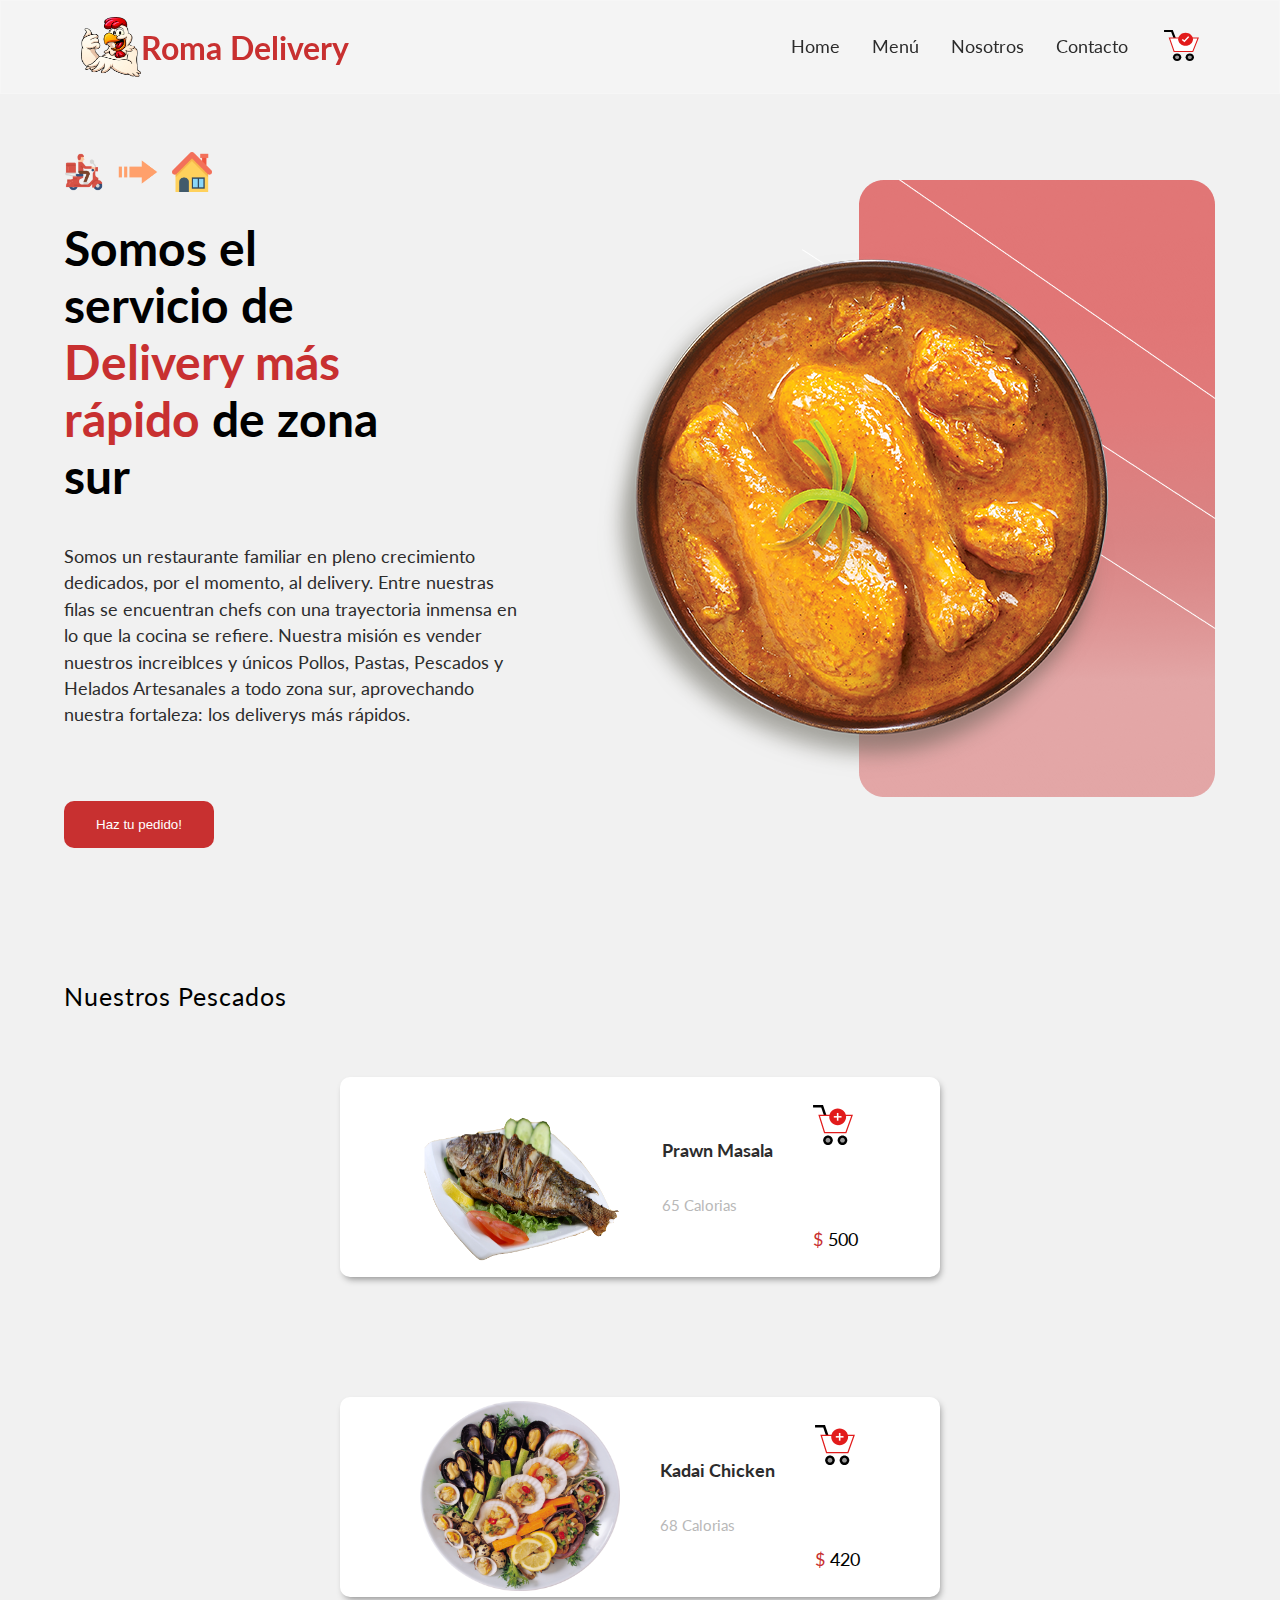
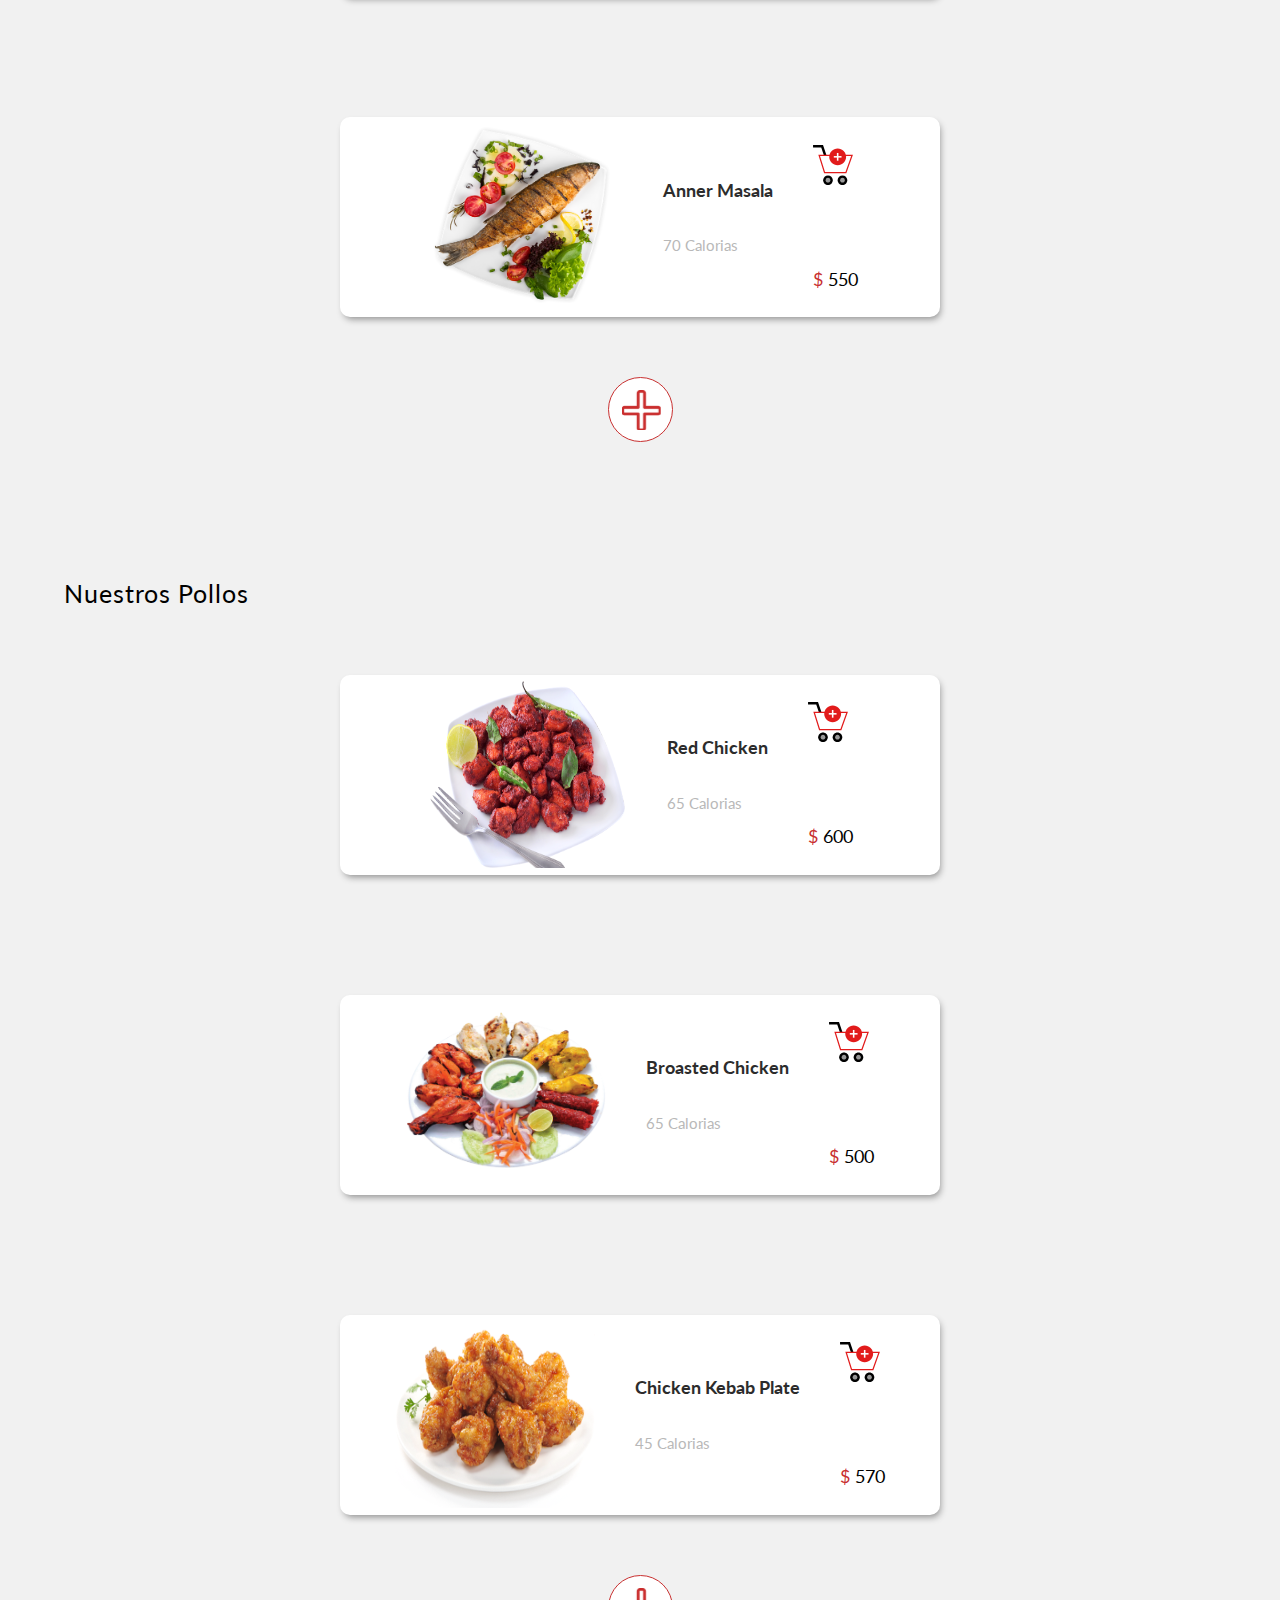
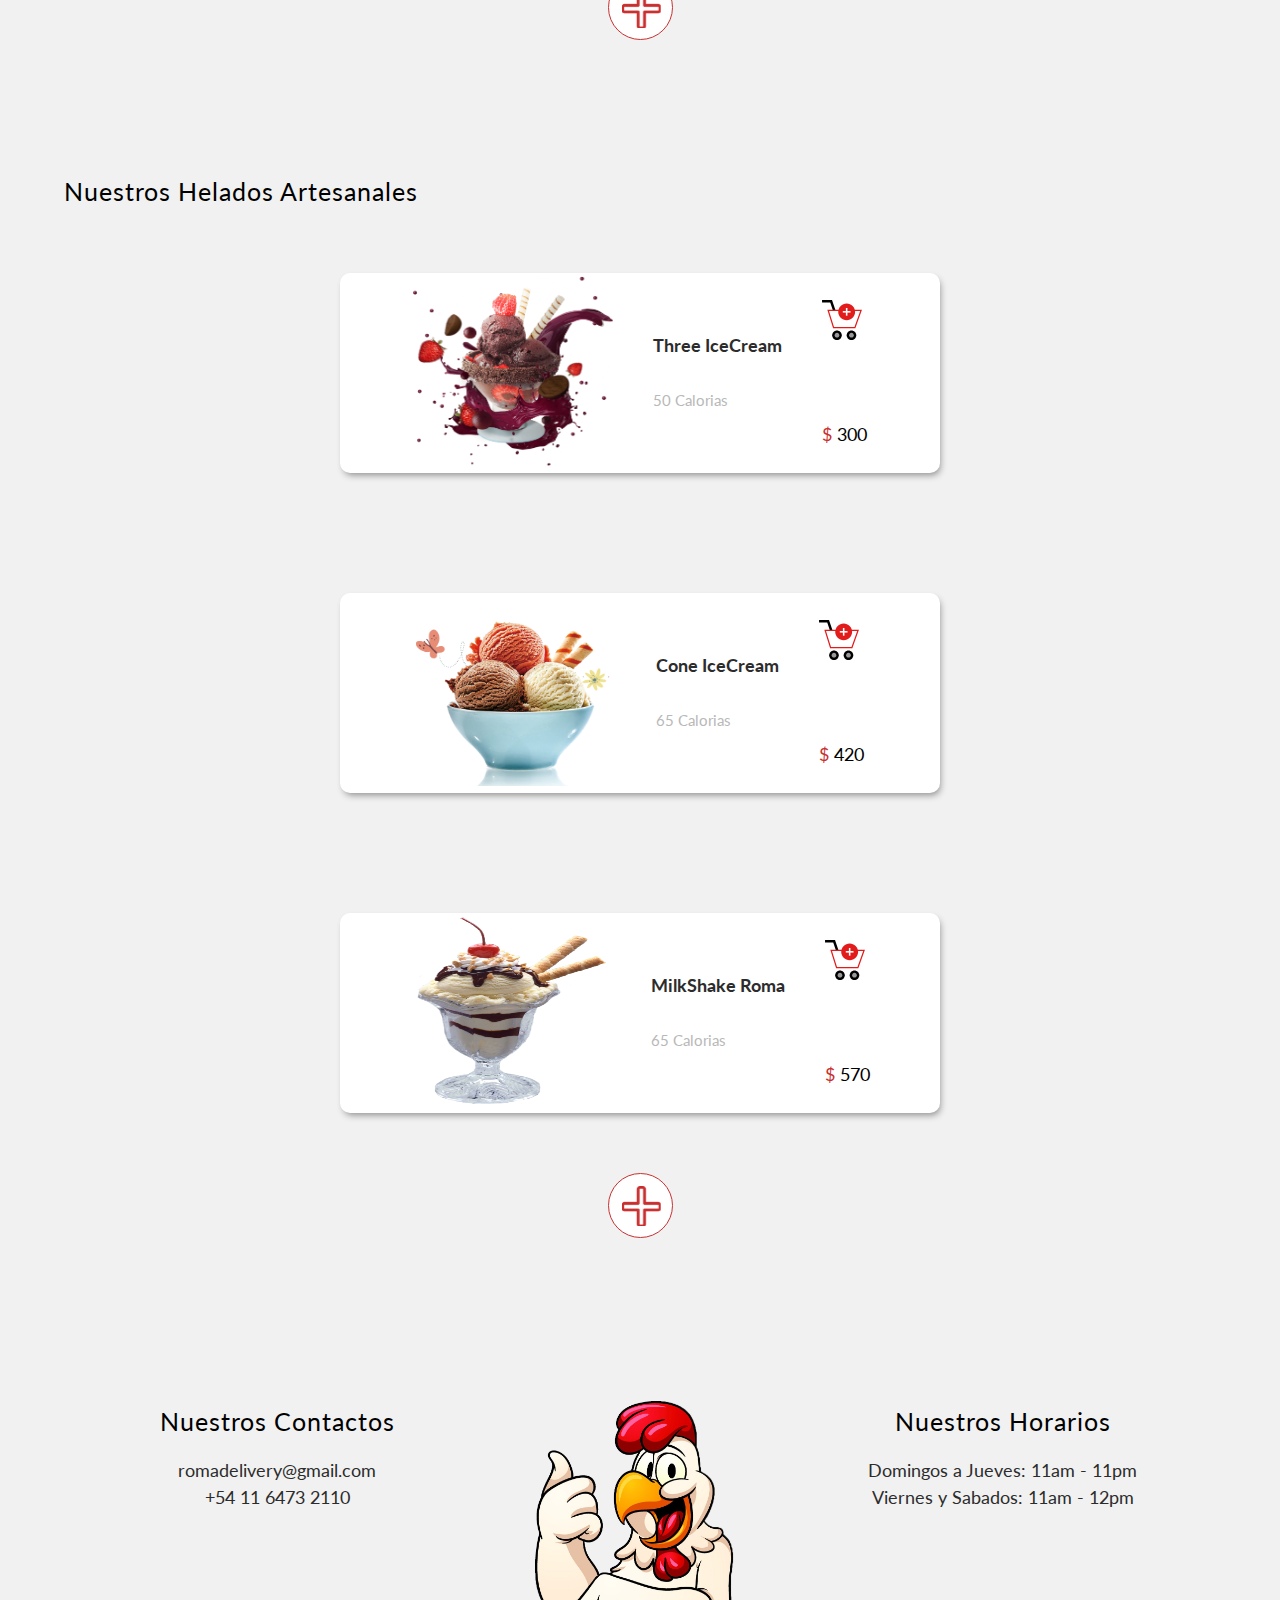
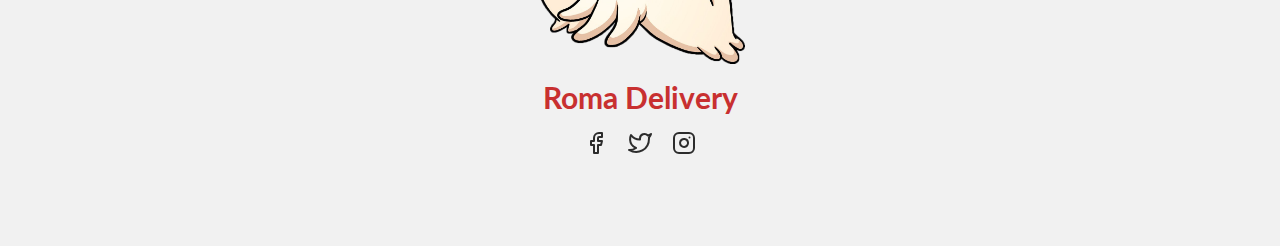
<file: index.html>
<!DOCTYPE html>
<html lang="en">

<head>
    <meta charset="UTF-8">
    <meta http-equiv="X-UA-Compatible" content="IE=edge">
    <meta name="viewport" content="width=device-width, initial-scale=1.0">
    <link rel="shortcut icon" href="./img/logo.ico" type="image/x-icon">
    <title>Roma Delivery</title>
    <link rel="stylesheet" href="index.css">
</head>

<body>

    <navbar class="navbar">
        <div class="navbar__logo">
            <img src="./img/logo.png" alt="Logo Roma Delivery">
            <h1><span>Roma Delivery</span></h1>
        </div>
        <ul class="navbar__links">
            <li class="textos"><a href="#home">Home</a></li>
            <li class="textos"><a href="./paginas/menu.html">Menú</a></li>
            <li class="textos"><a href="./paginas/nosotros.html">Nosotros</a></li>
            <li class="textos"><a href="./paginas/contacto.html">Contacto</a></li>
        </ul>
        <div class="navbar__carrito">
            <img src="./img/cartRed.svg" alt="Carrito">
        </div>
    </navbar>

    <div class="home" id="home">
        <div class="home__info">
            <div class="home__info-ilustraciones">
                <img src="./img/DeliveryMoto.png" alt="Moto">
                <img src="./img/FlechaCamino.png" alt="Camino">
                <img src="./img/HouseCasa.png" alt="Casa">
            </div>
            <h2 class="home__info-title">Somos el servicio de <span>Delivery más rápido</span> de zona sur</h2>
            <p class="home__info-text textos">
                Somos un restaurante familiar en pleno crecimiento dedicados, por el momento, al delivery. Entre
                nuestras filas se
                encuentran chefs con una trayectoria inmensa en lo que la cocina se refiere. Nuestra misión es vender
                nuestros
                increiblces y únicos Pollos, Pastas, Pescados y Helados Artesanales a todo zona sur, aprovechando
                nuestra fortaleza: los
                deliverys más rápidos.
            </p>
            <button class="home__info-button botones">Haz tu pedido!</button>

        </div>
        <div class="home__img">
            <img class="home__img-main" src="./img/cu4.png" alt="Imagen">
            <img class="home__img-bg" src="./img/bgHome.png" alt="Imagen">
        </div>
    </div>

    <!-- Productos 1 -->
    <div class="productos">
        <h3>Nuestros Pescados</h3>
        <div class="productos__seccionProductos">

            <div class="divProducto">
                <div class="divProducto-img">
                    <img src="./img/fi2.png" alt="Producto">
                </div>
                <div class="divProducto-text">
                    <h4 class="textos">Prawn Masala</h4>
                    <p class="textos">65 Calorias</p>

                </div>
                <div class="divProducto-carrito">
                    <img src="./img/agregarCarrito.svg" alt="AgregarCarrito">
                    <p><span>$</span> 500</p>
                </div>
            </div>

            <div class="divProducto">
                <div class="divProducto-img">
                    <img src="./img/fi1.png" alt="Producto">
                </div>
                <div class="divProducto-text">
                    <h4 class="textos">Kadai Chicken</h4>
                    <p class="textos">68 Calorias</p>
                </div>
                <div class="divProducto-carrito">
                    <img src="./img/agregarCarrito.svg" alt="AgregarCarrito">
                    <p><span>$</span> 420</p>
                </div>
            </div>

            <div class="divProducto">
                <div class="divProducto-img">
                    <img src="./img/fi3.png" alt="Producto">
                </div>
                <div class="divProducto-text">
                    <h4 class="textos">Anner Masala</h4>
                    <p class="textos">70 Calorias</p>

                </div>
                <div class="divProducto-carrito">
                    <img src="./img/agregarCarrito.svg" alt="AgregarCarrito">
                    <p><span>$</span> 550</p>
                </div>
            </div>

        </div>

        <div class="productos__vermas">
            <a href="./paginas/menu.html"><img src="./img/VermasBoton.svg" alt="Ver más"></a>
        </div>


    </div>
    <!-- Productos 1 // -->
    <!-- Productos 2 -->
    <div class="productos">
        <h3>Nuestros Pollos</h3>
        <div class="productos__seccionProductos">

            <div class="divProducto">
                <div class="divProducto-img">
                    <img src="./img/c2.png" alt="Producto">
                </div>
                <div class="divProducto-text">
                    <h4 class="textos">Red Chicken</h4>
                    <p class="textos">65 Calorias</p>

                </div>
                <div class="divProducto-carrito">
                    <img src="./img/agregarCarrito.svg" alt="AgregarCarrito">
                    <p><span>$</span> 600</p>
                </div>
            </div>

            <div class="divProducto">
                <div class="divProducto-img">
                    <img src="./img/c3.png" alt="Producto">
                </div>
                <div class="divProducto-text">
                    <h4 class="textos">Broasted Chicken</h4>
                    <p class="textos">65 Calorias</p>
                </div>
                <div class="divProducto-carrito">
                    <img src="./img/agregarCarrito.svg" alt="AgregarCarrito">
                    <p><span>$</span> 500</p>
                </div>
            </div>

            <div class="divProducto">
                <div class="divProducto-img">
                    <img src="./img/c4.png" alt="Producto">
                </div>
                <div class="divProducto-text">
                    <h4 class="textos">Chicken Kebab Plate</h4>
                    <p class="textos">45 Calorias</p>

                </div>
                <div class="divProducto-carrito">
                    <img src="./img/agregarCarrito.svg" alt="AgregarCarrito">
                    <p><span>$</span> 570</p>
                </div>
            </div>

        </div>

        <div class="productos__vermas">
            <a href="./paginas/menu.html"><img src="./img/VermasBoton.svg" alt="Ver más"></a>
        </div>
    </div>
    <!-- Productos 2 // -->
    <!-- Productos 3 -->
    <div class="productos">
        <h3>Nuestros Helados Artesanales</h3>
        <div class="productos__seccionProductos">

            <div class="divProducto">
                <div class="divProducto-img">
                    <img src="./img/i1.png" alt="Producto">
                </div>
                <div class="divProducto-text">
                    <h4 class=" textos">Three IceCream</h4>
                    <p class="textos">50 Calorias</p>

                </div>
                <div class="divProducto-carrito">
                    <img src="./img/agregarCarrito.svg" alt="AgregarCarrito">
                    <p><span>$</span> 300</p>
                </div>
            </div>

            <div class="divProducto">
                <div class="divProducto-img">
                    <img src="./img/i4.png" alt="Producto">
                </div>
                <div class="divProducto-text">
                    <h4 class="textos">Cone IceCream</h4>
                    <p class="textos">65 Calorias</p>
                </div>
                <div class="divProducto-carrito">
                    <img src="./img/agregarCarrito.svg" alt="AgregarCarrito">
                    <p><span>$</span> 420</p>
                </div>
            </div>

            <div class="divProducto">
                <div class="divProducto-img">
                    <img src="./img/i2.png" alt="Producto">
                </div>
                <div class="divProducto-text">
                    <h4 class="textos">MilkShake Roma</h4>
                    <p class="textos">65 Calorias</p>

                </div>
                <div class="divProducto-carrito">
                    <img src="./img/agregarCarrito.svg" alt="AgregarCarrito">
                    <p><span>$</span> 570</p>
                </div>
            </div>

        </div>

        <div class="productos__vermas">
            <a href="./paginas/menu.html"><img src="./img/VermasBoton.svg" alt="Ver más"></a>
        </div>
    </div>
    <!-- Productos 3 // -->

    <footer>
        <div class="footer__contact">
            <h3>Nuestros Contactos</h3>
            <div>
                <p class="textos"><a href="mailto:romadelivery@gmail.com">romadelivery@gmail.com</a></p>
                <p class="textos"><a href="https://wa.me/1164732110?text=¡Hola+Quiero hacer un pedido!">+54 11 6473
                        2110</a></p>

            </div>
        </div>
        <div class="footer__logo">
            <img src="./img/logo.png" alt="Logo">
            <h2><span>Roma Delivery</span></h2>
            <div class="footer__logo-iconos">
                <a href="https://www.facebook.com/">
                    <svg stroke="currentColor" fill="none" stroke-width="2" viewBox="0 0 24 24" stroke-linecap="round"
                        stroke-linejoin="round" height="1em" width="1em" xmlns="http://www.w3.org/2000/svg">
                        <path d="M18 2h-3a5 5 0 0 0-5 5v3H7v4h3v8h4v-8h3l1-4h-4V7a1 1 0 0 1 1-1h3z"></path>
                    </svg>
                </a>
                <a href="https://twitter.com">
                    <svg stroke="currentColor" fill="none" stroke-width="2" viewBox="0 0 24 24" stroke-linecap="round"
                        stroke-linejoin="round" height="1em" width="1em" xmlns="http://www.w3.org/2000/svg">
                        <path
                            d="M23 3a10.9 10.9 0 0 1-3.14 1.53 4.48 4.48 0 0 0-7.86 3v1A10.66 10.66 0 0 1 3 4s-4 9 5 13a11.64 11.64 0 0 1-7 2c9 5 20 0 20-11.5a4.5 4.5 0 0 0-.08-.83A7.72 7.72 0 0 0 23 3z">
                        </path>
                    </svg>
                </a>
                <a href="https://www.instagram.com/">
                    <svg stroke="currentColor" fill="none" stroke-width="2" viewBox="0 0 24 24" stroke-linecap="round"
                        stroke-linejoin="round" height="1em" width="1em" xmlns="http://www.w3.org/2000/svg">
                        <rect x="2" y="2" width="20" height="20" rx="5" ry="5"></rect>
                        <path d="M16 11.37A4 4 0 1 1 12.63 8 4 4 0 0 1 16 11.37z"></path>
                        <line x1="17.5" y1="6.5" x2="17.51" y2="6.5"></line>
                    </svg>
                </a>
            </div>
        </div>
        <div class="footer__horario">
            <h3>Nuestros Horarios</h3>
            <div>
                <p class="textos">Domingos a Jueves: 11am - 11pm</p>
                <p class="textos">Viernes y Sabados: 11am - 12pm</p>
            </div>
        </div>
    </footer>

</body>

</html>
</file>
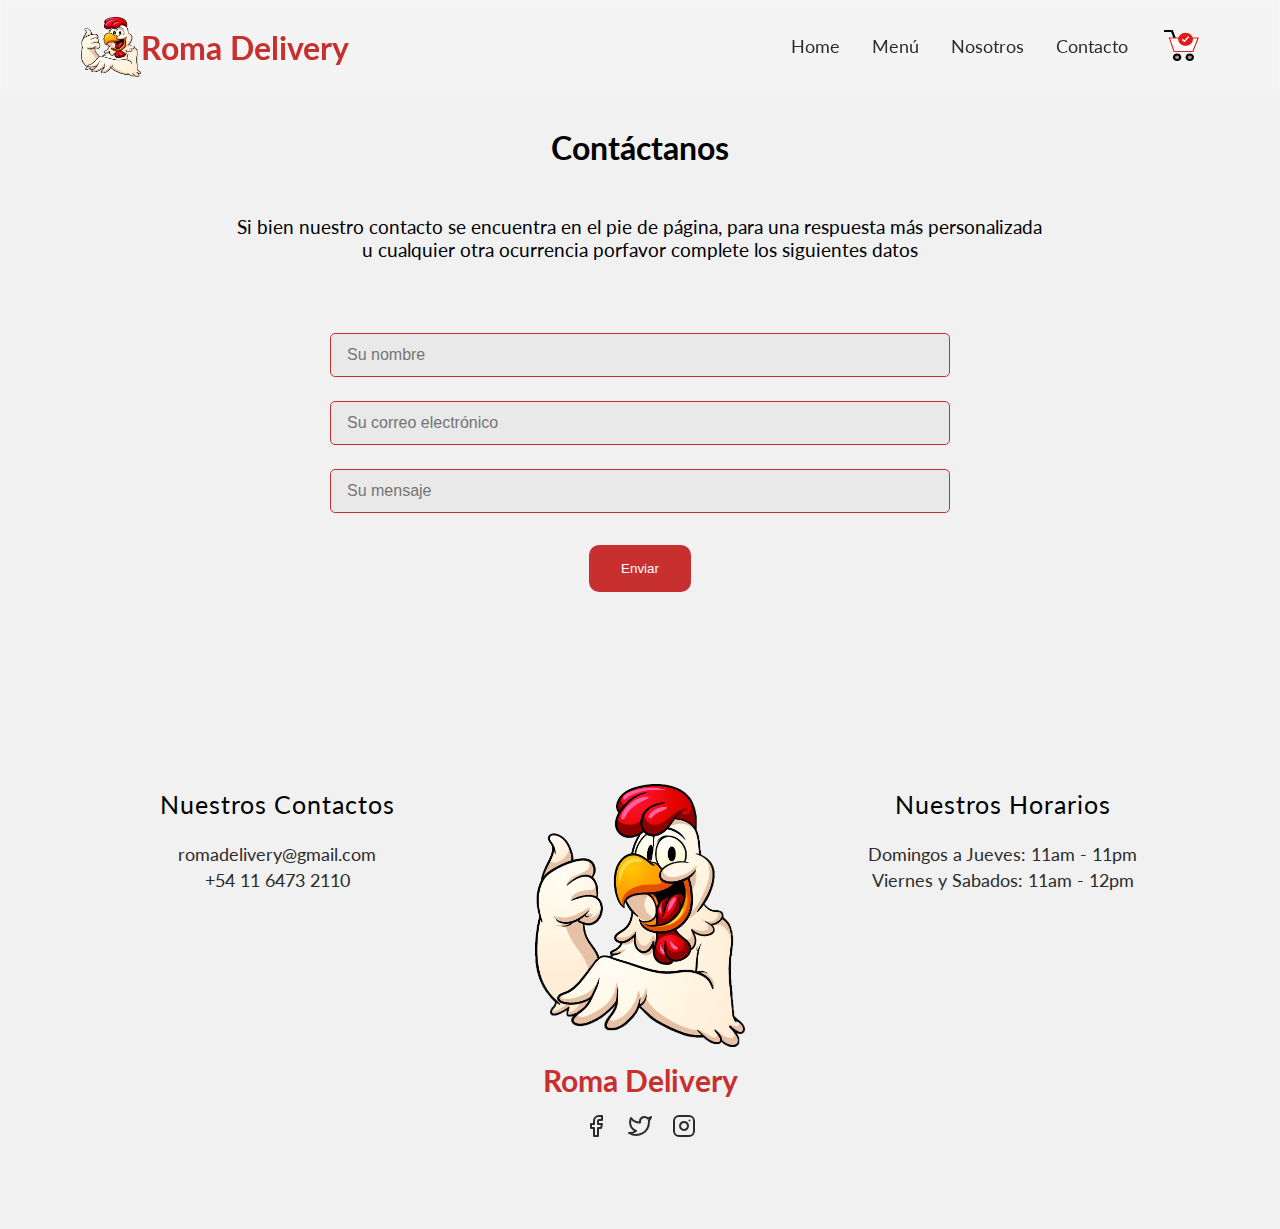
<file: paginas/contacto.html>
<!DOCTYPE html>
<html lang="en">

<head>
    <meta charset="UTF-8">
    <meta http-equiv="X-UA-Compatible" content="IE=edge">
    <meta name="viewport" content="width=device-width, initial-scale=1.0">
    <link rel="shortcut icon" href="../img/logo.ico" type="image/x-icon">
    <title>Roma Delivery</title>
    <link rel="stylesheet" href="../index.css">
</head>

<body>
    <navbar class="navbar">
        <div class="navbar__logo">
            <img src="../img/logo.png" alt="Logo Roma Delivery">
            <h1><span>Roma Delivery</span></h1>
        </div>
        <ul class="navbar__links">
            <li class="textos"><a href="../index.html">Home</a></li>
            <li class="textos"><a href="../paginas/menu.html">Menú</a></li>
            <li class="textos"><a href="../paginas/nosotros.html">Nosotros</a></li>
            <li class="textos"><a href="../paginas/contacto.html">Contacto</a></li>
        </ul>
        <div class="navbar__carrito">
            <img src="../img/cartRed.svg" alt="Carrito">
        </div>
    </navbar>

    <div class="contacto">
        <div class="app__contacto">
            <div class="app__contacto-heading">
                <h2>Contáctanos</h2>
                <p>Si bien nuestro contacto se encuentra en el pie de página, para una respuesta más personalizada u cualquier otra ocurrencia porfavor complete los siguientes datos</p>
            </div>
            <div class="app__contacto-input">
                <input required type="text" placeholder="Su nombre" />
                <input required type="email" placeholder="Su correo electrónico" />
                <input required type="textarea" placeholder="Su mensaje" />
                <button required type="button" class="botones">Enviar</button>
            </div>
        </div>
    </div>

    <footer>
        <div class="footer__contact">
            <h3>Nuestros Contactos</h3>
            <div>
                <p class="textos"><a href="mailto:romadelivery@gmail.com">romadelivery@gmail.com</a></p>
                <p class="textos"><a href="https://wa.me/1164732110?text=¡Hola+Quiero hacer un pedido!">+54 11 6473
                        2110</a></p>

            </div>
        </div>
        <div class="footer__logo">
            <img src="../img/logo.png" alt="Logo">
            <h2><span>Roma Delivery</span></h2>
            <div class="footer__logo-iconos">
                <a href="https://www.facebook.com/">
                    <svg stroke="currentColor" fill="none" stroke-width="2" viewBox="0 0 24 24" stroke-linecap="round"
                        stroke-linejoin="round" height="1em" width="1em" xmlns="http://www.w3.org/2000/svg">
                        <path d="M18 2h-3a5 5 0 0 0-5 5v3H7v4h3v8h4v-8h3l1-4h-4V7a1 1 0 0 1 1-1h3z"></path>
                    </svg>
                </a>
                <a href="https://twitter.com">
                    <svg stroke="currentColor" fill="none" stroke-width="2" viewBox="0 0 24 24" stroke-linecap="round"
                        stroke-linejoin="round" height="1em" width="1em" xmlns="http://www.w3.org/2000/svg">
                        <path
                            d="M23 3a10.9 10.9 0 0 1-3.14 1.53 4.48 4.48 0 0 0-7.86 3v1A10.66 10.66 0 0 1 3 4s-4 9 5 13a11.64 11.64 0 0 1-7 2c9 5 20 0 20-11.5a4.5 4.5 0 0 0-.08-.83A7.72 7.72 0 0 0 23 3z">
                        </path>
                    </svg>
                </a>
                <a href="https://www.instagram.com/">
                    <svg stroke="currentColor" fill="none" stroke-width="2" viewBox="0 0 24 24" stroke-linecap="round"
                        stroke-linejoin="round" height="1em" width="1em" xmlns="http://www.w3.org/2000/svg">
                        <rect x="2" y="2" width="20" height="20" rx="5" ry="5"></rect>
                        <path d="M16 11.37A4 4 0 1 1 12.63 8 4 4 0 0 1 16 11.37z"></path>
                        <line x1="17.5" y1="6.5" x2="17.51" y2="6.5"></line>
                    </svg>
                </a>
            </div>
        </div>
        <div class="footer__horario">
            <h3>Nuestros Horarios</h3>
            <div>
                <p class="textos">Domingos a Jueves: 11am - 11pm</p>
                <p class="textos">Viernes y Sabados: 11am - 12pm</p>
            </div>
        </div>
    </footer>
</body>

</html>
</file>
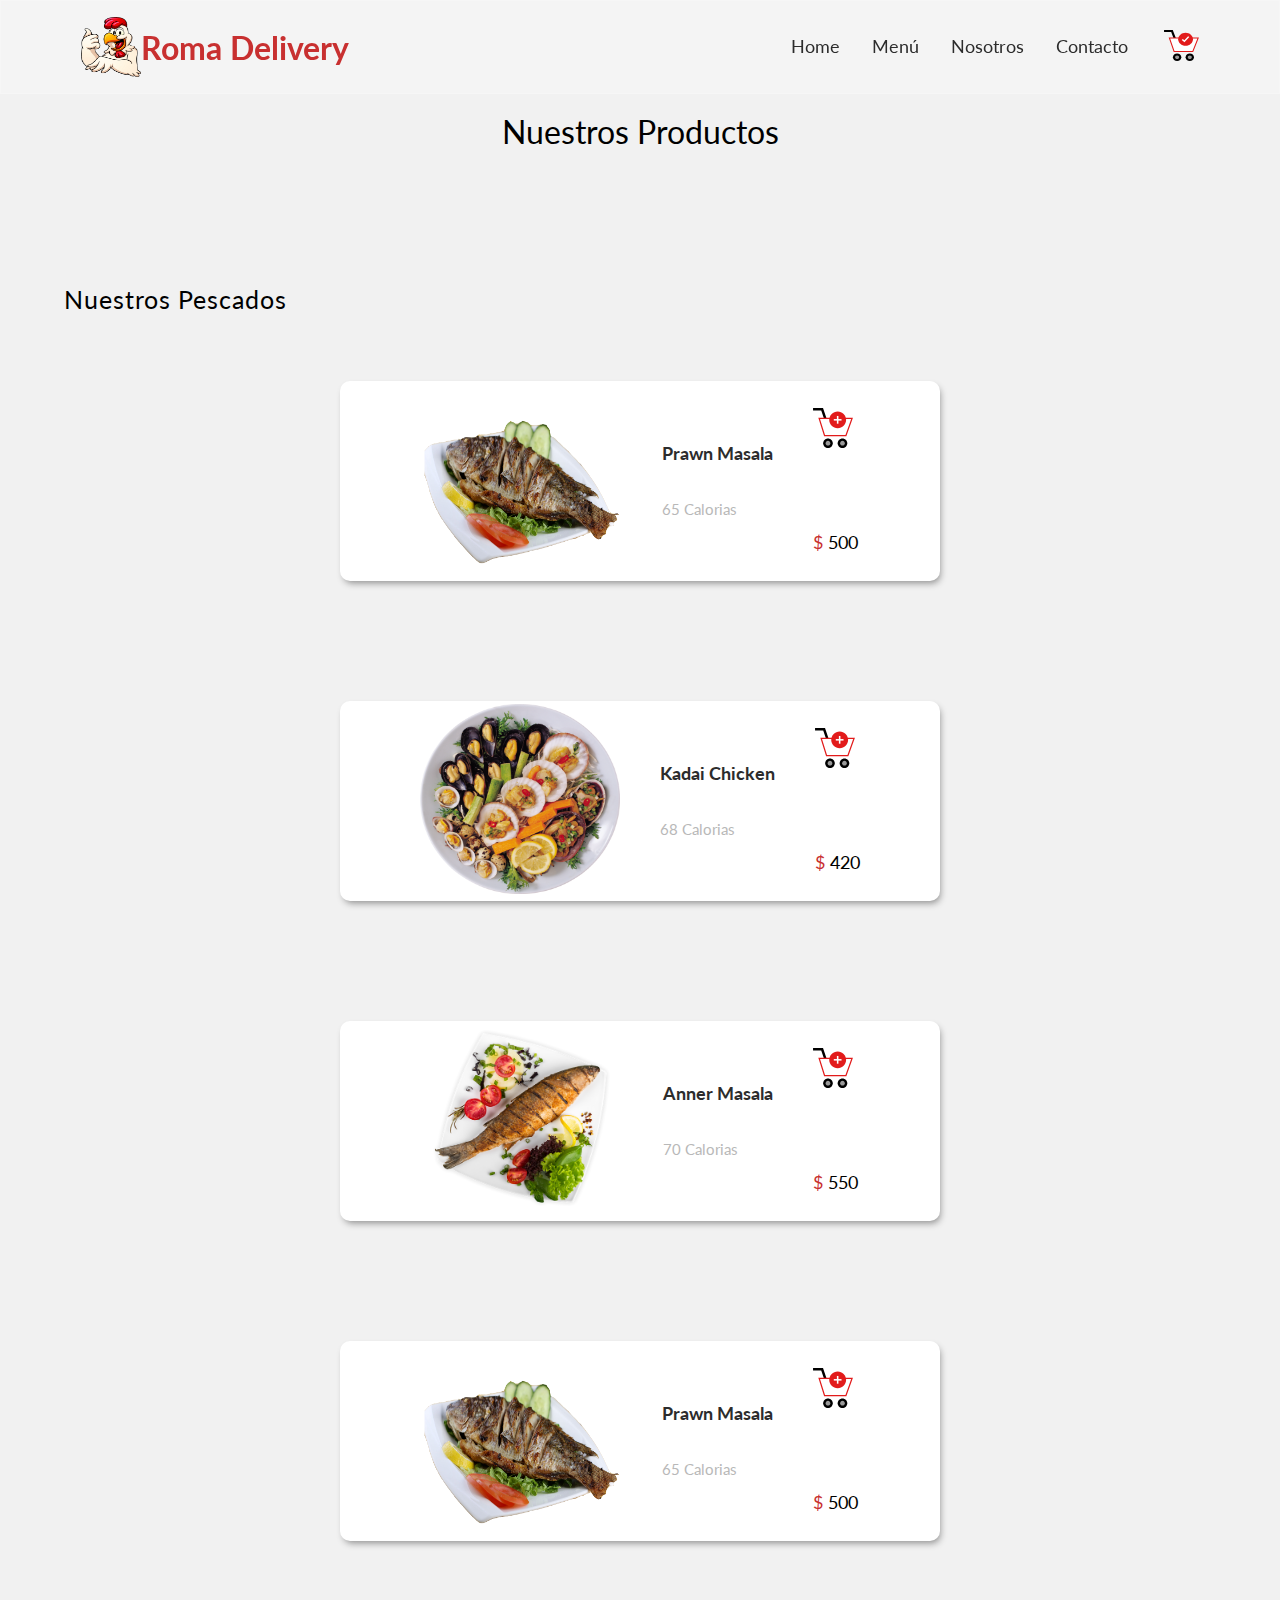
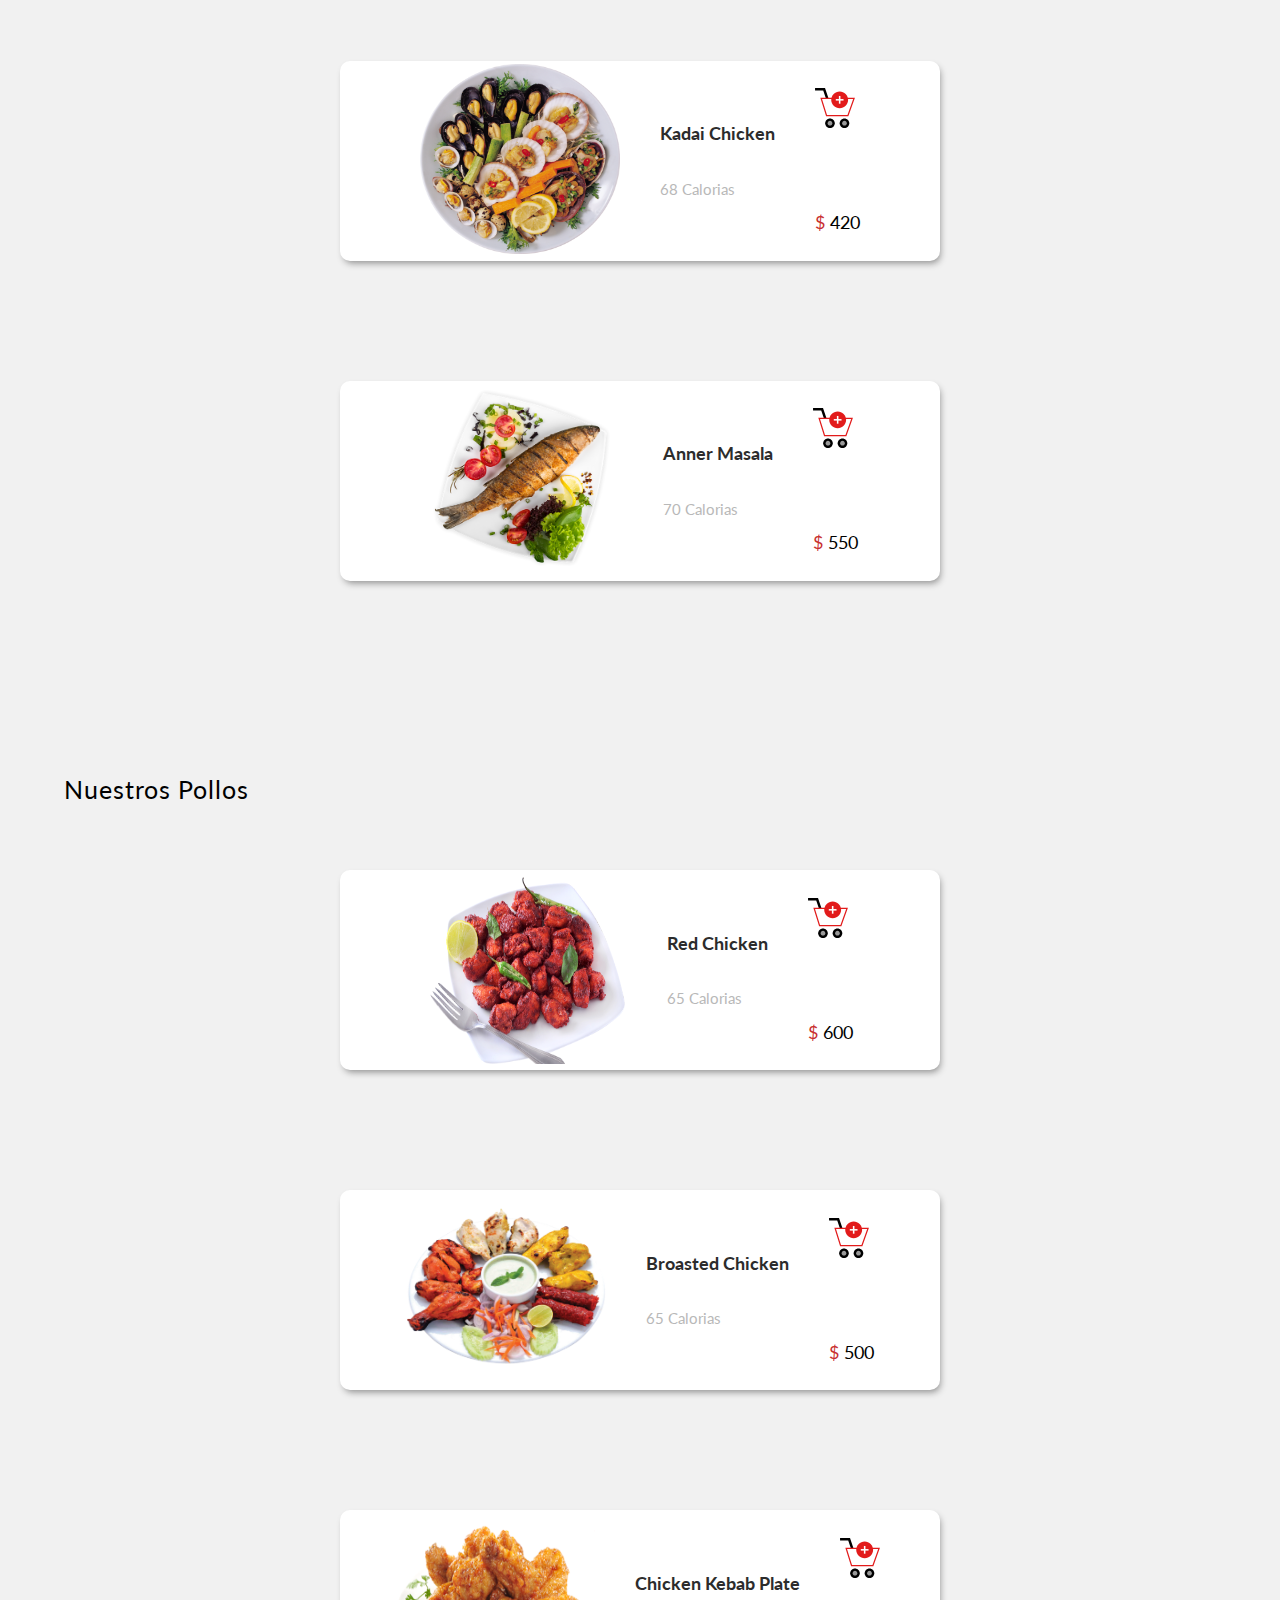
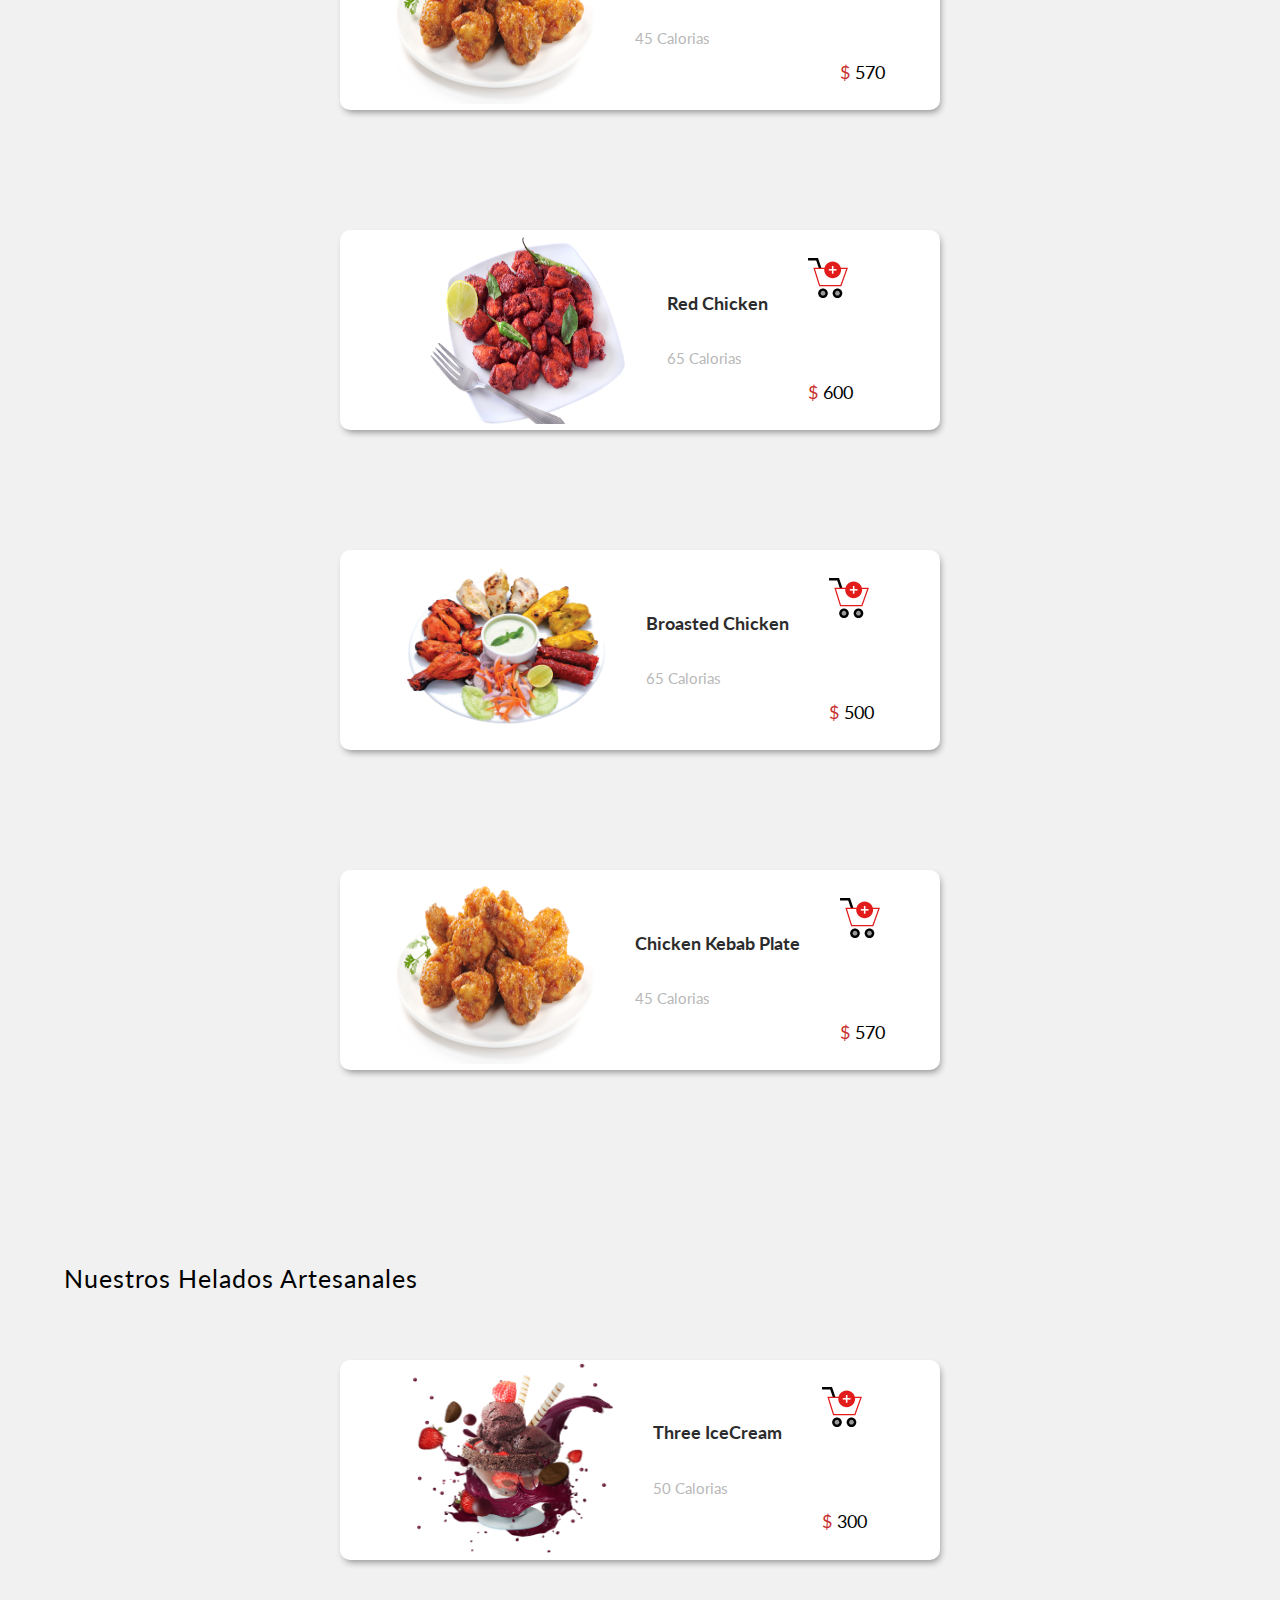
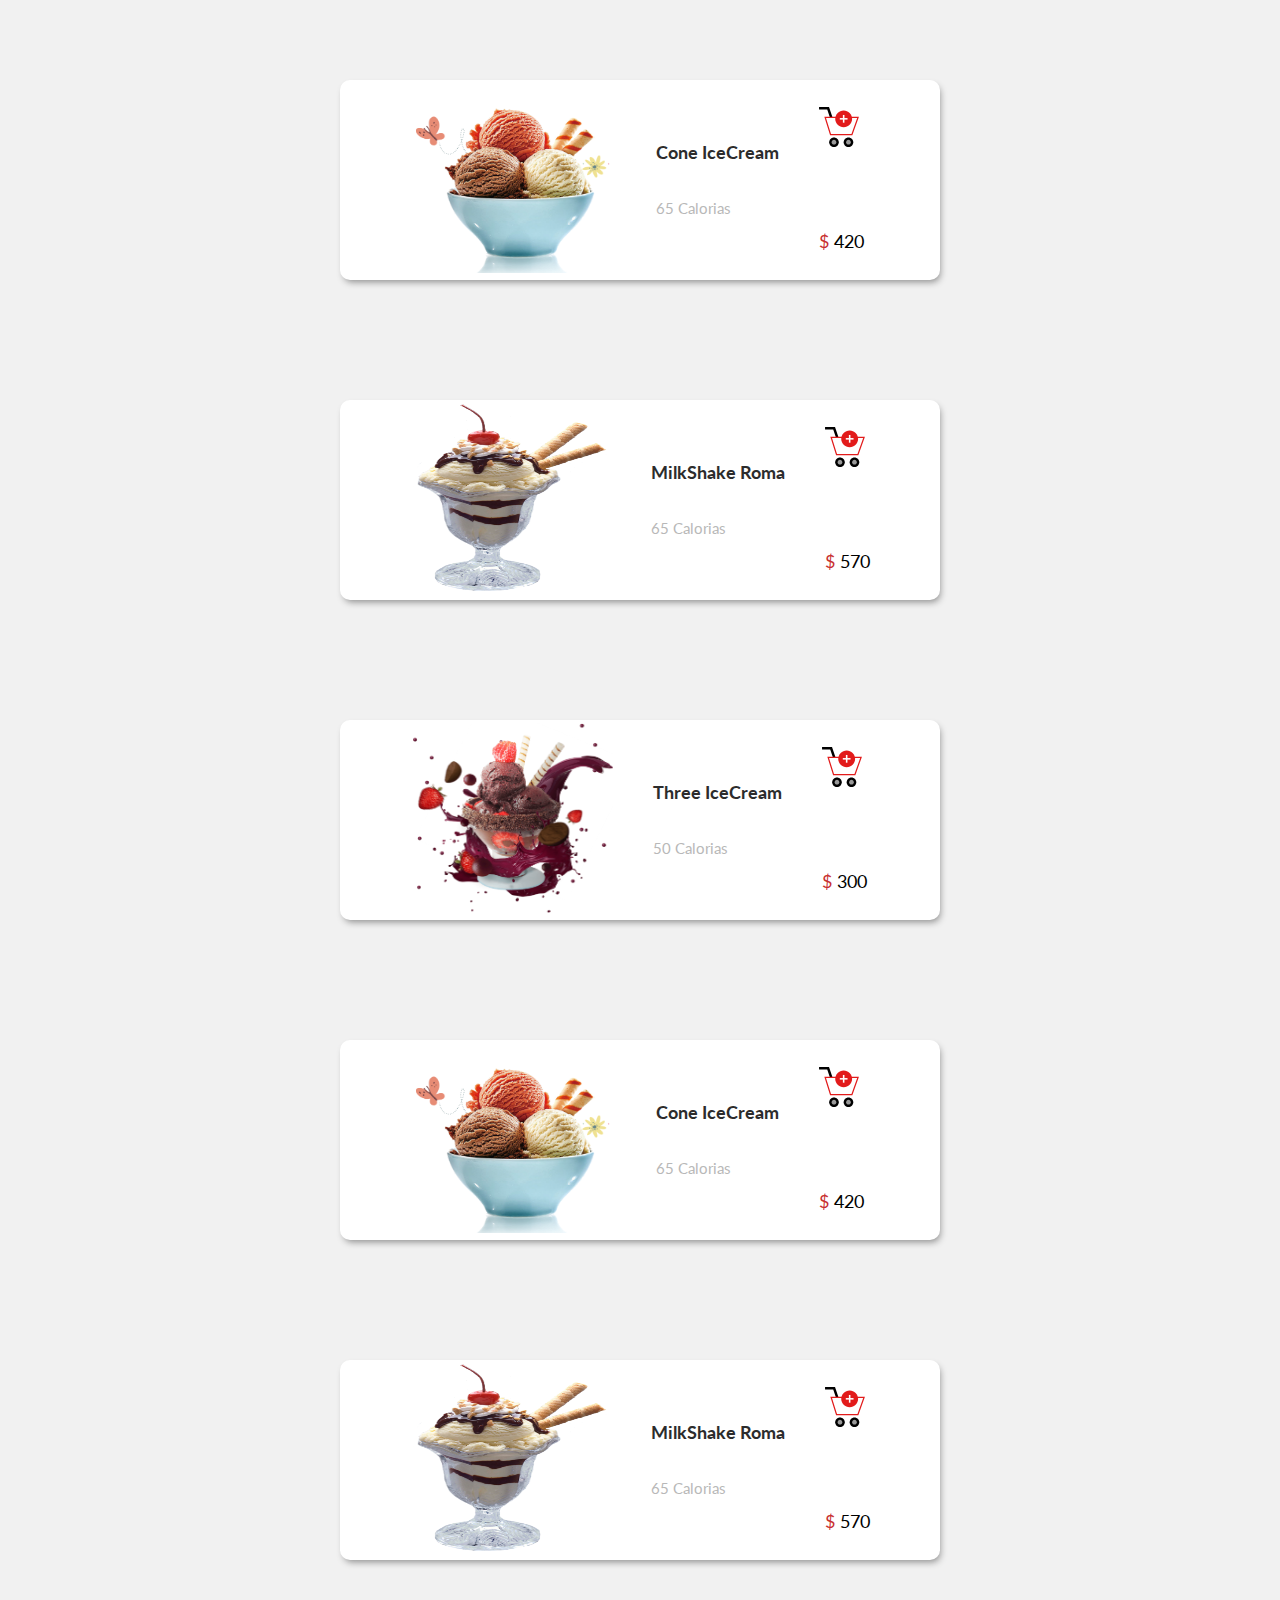
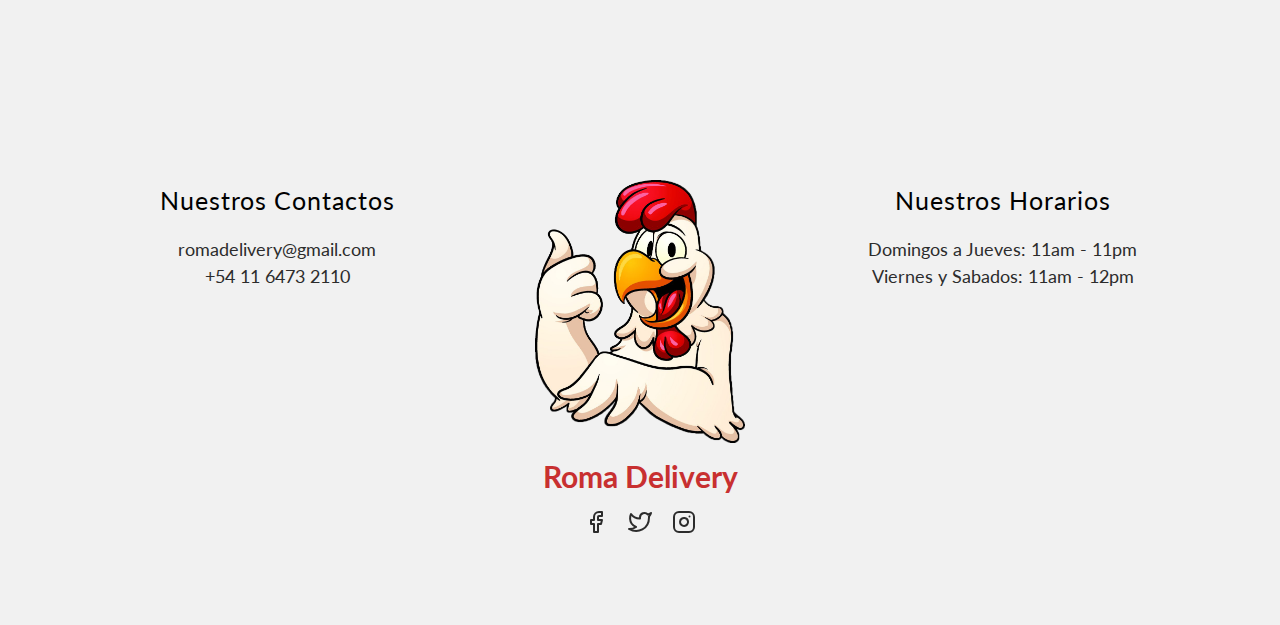
<file: paginas/menu.html>
<!DOCTYPE html>
<html lang="en">

<head>
    <meta charset="UTF-8">
    <meta http-equiv="X-UA-Compatible" content="IE=edge">
    <meta name="viewport" content="width=device-width, initial-scale=1.0">
    <link rel="shortcut icon" href="../img/logo.ico" type="image/x-icon">
    <title>Roma Delivery</title>
    <link rel="stylesheet" href="../index.css">
</head>

<body>
    <navbar class="navbar">
        <div class="navbar__logo">
            <img src="../img/logo.png" alt="Logo Roma Delivery">
            <h1><span>Roma Delivery</span></h1>
        </div>
        <ul class="navbar__links">
            <li class="textos"><a href="../index.html">Home</a></li>
            <li class="textos"><a href="../paginas/menu.html">Menú</a></li>
            <li class="textos"><a href="../paginas/nosotros.html">Nosotros</a></li>
            <li class="textos"><a href="../paginas/contacto.html">Contacto</a></li>
        </ul>
        <div class="navbar__carrito">
            <img src="../img/cartRed.svg" alt="Carrito">
        </div>
    </navbar>
    
    <div class="menu">
        <h2>Nuestros Productos</h2>
        <!-- Productos 1 -->
    <div class="productos">
        <h3>Nuestros Pescados</h3>
        <div class="menu-productos productos__seccionProductos">

            <div class="divProducto">
                <div class="divProducto-img">
                    <img src="../img/fi2.png" alt="Producto">
                </div>
                <div class="divProducto-text">
                    <h4 class="textos">Prawn Masala</h4>
                    <p class="textos">65 Calorias</p>

                </div>
                <div class="divProducto-carrito">
                    <img src="../img/agregarCarrito.svg" alt="AgregarCarrito">
                    <p><span>$</span> 500</p>
                </div>
            </div>

            <div class="divProducto">
                <div class="divProducto-img">
                    <img src="../img/fi1.png" alt="Producto">
                </div>
                <div class="divProducto-text">
                    <h4 class="textos">Kadai Chicken</h4>
                    <p class="textos">68 Calorias</p>
                </div>
                <div class="divProducto-carrito">
                    <img src="../img/agregarCarrito.svg" alt="AgregarCarrito">
                    <p><span>$</span> 420</p>
                </div>
            </div>

            <div class="divProducto">
                <div class="divProducto-img">
                    <img src="../img/fi3.png" alt="Producto">
                </div>
                <div class="divProducto-text">
                    <h4 class="textos">Anner Masala</h4>
                    <p class="textos">70 Calorias</p>

                </div>
                <div class="divProducto-carrito">
                    <img src="../img/agregarCarrito.svg" alt="AgregarCarrito">
                    <p><span>$</span> 550</p>
                </div>
            </div>

            <div class="divProducto">
                <div class="divProducto-img">
                    <img src="../img/fi2.png" alt="Producto">
                </div>
                <div class="divProducto-text">
                    <h4 class="textos">Prawn Masala</h4>
                    <p class="textos">65 Calorias</p>

                </div>
                <div class="divProducto-carrito">
                    <img src="../img/agregarCarrito.svg" alt="AgregarCarrito">
                    <p><span>$</span> 500</p>
                </div>
            </div>

            <div class="divProducto">
                <div class="divProducto-img">
                    <img src="../img/fi1.png" alt="Producto">
                </div>
                <div class="divProducto-text">
                    <h4 class="textos">Kadai Chicken</h4>
                    <p class="textos">68 Calorias</p>
                </div>
                <div class="divProducto-carrito">
                    <img src="../img/agregarCarrito.svg" alt="AgregarCarrito">
                    <p><span>$</span> 420</p>
                </div>
            </div>

            <div class="divProducto">
                <div class="divProducto-img">
                    <img src="../img/fi3.png" alt="Producto">
                </div>
                <div class="divProducto-text">
                    <h4 class="textos">Anner Masala</h4>
                    <p class="textos">70 Calorias</p>

                </div>
                <div class="divProducto-carrito">
                    <img src="../img/agregarCarrito.svg" alt="AgregarCarrito">
                    <p><span>$</span> 550</p>
                </div>
            </div>

        </div>


    </div>
    <!-- Productos 1 // -->
    <!-- Productos 2 -->
    <div class="productos">
        <h3>Nuestros Pollos</h3>
        <div class="menu-productos productos__seccionProductos">

            <div class="divProducto">
                <div class="divProducto-img">
                    <img src="../img/c2.png" alt="Producto">
                </div>
                <div class="divProducto-text">
                    <h4 class="textos">Red Chicken</h4>
                    <p class="textos">65 Calorias</p>

                </div>
                <div class="divProducto-carrito">
                    <img src="../img/agregarCarrito.svg" alt="AgregarCarrito">
                    <p><span>$</span> 600</p>
                </div>
            </div>

            <div class="divProducto">
                <div class="divProducto-img">
                    <img src="../img/c3.png" alt="Producto">
                </div>
                <div class="divProducto-text">
                    <h4 class="textos">Broasted Chicken</h4>
                    <p class="textos">65 Calorias</p>
                </div>
                <div class="divProducto-carrito">
                    <img src="../img/agregarCarrito.svg" alt="AgregarCarrito">
                    <p><span>$</span> 500</p>
                </div>
            </div>

            <div class="divProducto">
                <div class="divProducto-img">
                    <img src="../img/c4.png" alt="Producto">
                </div>
                <div class="divProducto-text">
                    <h4 class="textos">Chicken Kebab Plate</h4>
                    <p class="textos">45 Calorias</p>

                </div>
                <div class="divProducto-carrito">
                    <img src="../img/agregarCarrito.svg" alt="AgregarCarrito">
                    <p><span>$</span> 570</p>
                </div>
            </div>

            <div class="divProducto">
                <div class="divProducto-img">
                    <img src="../img/c2.png" alt="Producto">
                </div>
                <div class="divProducto-text">
                    <h4 class="textos">Red Chicken</h4>
                    <p class="textos">65 Calorias</p>

                </div>
                <div class="divProducto-carrito">
                    <img src="../img/agregarCarrito.svg" alt="AgregarCarrito">
                    <p><span>$</span> 600</p>
                </div>
            </div>

            <div class="divProducto">
                <div class="divProducto-img">
                    <img src="../img/c3.png" alt="Producto">
                </div>
                <div class="divProducto-text">
                    <h4 class="textos">Broasted Chicken</h4>
                    <p class="textos">65 Calorias</p>
                </div>
                <div class="divProducto-carrito">
                    <img src="../img/agregarCarrito.svg" alt="AgregarCarrito">
                    <p><span>$</span> 500</p>
                </div>
            </div>

            <div class="divProducto">
                <div class="divProducto-img">
                    <img src="../img/c4.png" alt="Producto">
                </div>
                <div class="divProducto-text">
                    <h4 class="textos">Chicken Kebab Plate</h4>
                    <p class="textos">45 Calorias</p>

                </div>
                <div class="divProducto-carrito">
                    <img src="../img/agregarCarrito.svg" alt="AgregarCarrito">
                    <p><span>$</span> 570</p>
                </div>
            </div>

        </div>

    </div>
    <!-- Productos 2 // -->
    <!-- Productos 3 -->
    <div class="productos">
        <h3>Nuestros Helados Artesanales</h3>
        <div class="menu-productos productos__seccionProductos">

            <div class="divProducto">
                <div class="divProducto-img">
                    <img src="../img/i1.png" alt="Producto">
                </div>
                <div class="divProducto-text">
                    <h4 class=" textos">Three IceCream</h4>
                    <p class="textos">50 Calorias</p>

                </div>
                <div class="divProducto-carrito">
                    <img src="../img/agregarCarrito.svg" alt="AgregarCarrito">
                    <p><span>$</span> 300</p>
                </div>
            </div>

            <div class="divProducto">
                <div class="divProducto-img">
                    <img src="../img/i4.png" alt="Producto">
                </div>
                <div class="divProducto-text">
                    <h4 class="textos">Cone IceCream</h4>
                    <p class="textos">65 Calorias</p>
                </div>
                <div class="divProducto-carrito">
                    <img src="../img/agregarCarrito.svg" alt="AgregarCarrito">
                    <p><span>$</span> 420</p>
                </div>
            </div>

            <div class="divProducto">
                <div class="divProducto-img">
                    <img src="../img/i2.png" alt="Producto">
                </div>
                <div class="divProducto-text">
                    <h4 class="textos">MilkShake Roma</h4>
                    <p class="textos">65 Calorias</p>

                </div>
                <div class="divProducto-carrito">
                    <img src="../img/agregarCarrito.svg" alt="AgregarCarrito">
                    <p><span>$</span> 570</p>
                </div>
            </div>

            <div class="divProducto">
                <div class="divProducto-img">
                    <img src="../img/i1.png" alt="Producto">
                </div>
                <div class="divProducto-text">
                    <h4 class=" textos">Three IceCream</h4>
                    <p class="textos">50 Calorias</p>

                </div>
                <div class="divProducto-carrito">
                    <img src="../img/agregarCarrito.svg" alt="AgregarCarrito">
                    <p><span>$</span> 300</p>
                </div>
            </div>

            <div class="divProducto">
                <div class="divProducto-img">
                    <img src="../img/i4.png" alt="Producto">
                </div>
                <div class="divProducto-text">
                    <h4 class="textos">Cone IceCream</h4>
                    <p class="textos">65 Calorias</p>
                </div>
                <div class="divProducto-carrito">
                    <img src="../img/agregarCarrito.svg" alt="AgregarCarrito">
                    <p><span>$</span> 420</p>
                </div>
            </div>

            <div class="divProducto">
                <div class="divProducto-img">
                    <img src="../img/i2.png" alt="Producto">
                </div>
                <div class="divProducto-text">
                    <h4 class="textos">MilkShake Roma</h4>
                    <p class="textos">65 Calorias</p>

                </div>
                <div class="divProducto-carrito">
                    <img src="../img/agregarCarrito.svg" alt="AgregarCarrito">
                    <p><span>$</span> 570</p>
                </div>
            </div>

        </div>
    </div>
    <!-- Productos 3 // -->
    </div>

    <footer>
        <div class="footer__contact">
            <h3>Nuestros Contactos</h3>
            <div>
                <p class="textos"><a href="mailto:romadelivery@gmail.com">romadelivery@gmail.com</a></p>
                <p class="textos"><a href="https://wa.me/1164732110?text=¡Hola+Quiero hacer un pedido!">+54 11 6473
                        2110</a></p>

            </div>
        </div>
        <div class="footer__logo">
            <img src="../img/logo.png" alt="Logo">
            <h2><span>Roma Delivery</span></h2>
            <div class="footer__logo-iconos">
                <a href="https://www.facebook.com/">
                    <svg stroke="currentColor" fill="none" stroke-width="2" viewBox="0 0 24 24" stroke-linecap="round"
                        stroke-linejoin="round" height="1em" width="1em" xmlns="http://www.w3.org/2000/svg">
                        <path d="M18 2h-3a5 5 0 0 0-5 5v3H7v4h3v8h4v-8h3l1-4h-4V7a1 1 0 0 1 1-1h3z"></path>
                    </svg>
                </a>
                <a href="https://twitter.com">
                    <svg stroke="currentColor" fill="none" stroke-width="2" viewBox="0 0 24 24" stroke-linecap="round"
                        stroke-linejoin="round" height="1em" width="1em" xmlns="http://www.w3.org/2000/svg">
                        <path
                            d="M23 3a10.9 10.9 0 0 1-3.14 1.53 4.48 4.48 0 0 0-7.86 3v1A10.66 10.66 0 0 1 3 4s-4 9 5 13a11.64 11.64 0 0 1-7 2c9 5 20 0 20-11.5a4.5 4.5 0 0 0-.08-.83A7.72 7.72 0 0 0 23 3z">
                        </path>
                    </svg>
                </a>
                <a href="https://www.instagram.com/">
                    <svg stroke="currentColor" fill="none" stroke-width="2" viewBox="0 0 24 24" stroke-linecap="round"
                        stroke-linejoin="round" height="1em" width="1em" xmlns="http://www.w3.org/2000/svg">
                        <rect x="2" y="2" width="20" height="20" rx="5" ry="5"></rect>
                        <path d="M16 11.37A4 4 0 1 1 12.63 8 4 4 0 0 1 16 11.37z"></path>
                        <line x1="17.5" y1="6.5" x2="17.51" y2="6.5"></line>
                    </svg>
                </a>
            </div>
        </div>
        <div class="footer__horario">
            <h3>Nuestros Horarios</h3>
            <div>
                <p class="textos">Domingos a Jueves: 11am - 11pm</p>
                <p class="textos">Viernes y Sabados: 11am - 12pm</p>
            </div>
        </div>
    </footer>
</body>

</html>
</file>
<file: index.css>
@import url('https://fonts.googleapis.com/css2?family=Lato:wght@300;400;700&family=Raleway:wght@100;200;300;400;500;600&display=swap');

* {
    box-sizing: border-box;
    margin: 0;
    padding: 0;
    scroll-behavior: smooth;
} 

body {
    font-family: 'Lato',
    sans-serif;

    background-color: #f1f1f1;
}

span {
    color: #C83030;
}

a {
        text-decoration:none;
        color: #2c2c2c;
}

a:hover {
    color: rgb(173, 58, 58);
}

.textos {
    font-size: 1.1rem;
    line-height: 1.5;
    text-align: left;
    color: #2c2c2c;
}

.botones {
    background-color: #C83030;
    border: none;
    border-radius: 10px;
    color: #fff;
    cursor: pointer;
    font-weight: 500;
    margin: 2rem 0 0;
    outline: none;
    padding: 1rem 2rem;
    transition: cubic-bezier(.55, .085, .68, .53);
}

.botones:hover {
    background-color: transparent;
    border: solid 0.3px #C83030;
    color: rgb(27, 27, 27);

    transform: scale(1.1);
    transition: 2s;
}

.navbar {
    backdrop-filter: blur(4px);
    -webkit-backdrop-filter: blur(4px);
    background: hsla(0, 0%, 100%, .25);
    border: 1px solid hsla(0, 0%, 100%, .18);
    justify-content: space-between;
    padding: 1rem 5rem;
    position: fixed;
    width: 100%;
    z-index: 2;
    align-items: center;
    display: flex;
}

.navbar__logo {
    align-items: center;
    display: flex;
    justify-content: flex-start;
}

.navbar__logo img {
    height: 60px;
    width: 60px;
}

.navbar__links {
    align-items: center;
    display: flex;
    flex: 1 1;
    justify-content: flex-end;
    list-style: none;
}

.navbar__links li {
    cursor: pointer;
    flex-direction: column;
    margin: 0 1rem;
}

.navbar__carrito img {
    margin-left: 20px;
}

.home {
    align-items: center;
    display: flex;
    justify-content: center;
    flex-direction: row;
    min-height: 80vh;
    width: 100%;

    flex: 1 1;

    padding: 8rem 4rem 0;
    width: 100%;
}


.home__info {
    align-items: flex-start;
    display: flex;
    flex: 0.65 1;
    flex-direction: column;
    height: 100%;
    justify-content: flex-start;
}

.home__info .home__info-ilustraciones {
    margin: 1.5rem 0;
}

.home__info .home__info-ilustraciones img {
    width: 40px;
    height: 40px;

    margin: 0 10px 0 0;
}

.home__info h2 {
    margin-bottom: 2.5rem;
    font-size: 3rem;
    width: 70%;
}

.home__info p {
    margin-bottom: 2.5rem;
}

.home__img {
    align-items: flex-end;
    display: flex;
    flex: 1 1;
    height: 100%;
    justify-content: flex-end;
}

.home__img .home__img-main {
    position: absolute;
        right: 150px;
}

.productos {
    padding: 8rem 4rem 0;
}

.productos h3 {
    font-size: 25px;
    font-weight: 400;
    letter-spacing: .04em;
    line-height: 41.6px;
    text-transform: capitalize;
}

.productos__seccionProductos {
    display: flex;
    flex-direction: row;
    flex-wrap: nowrap;
    align-content: center;
    justify-content: center;
}

.divProducto {
    display: flex;
    width: 600px;
    height: 200px;
    margin: 60px;
    flex-direction: row;
    align-content: center;
    justify-content: center;
    align-items: center;

    background-color: #fff;

    border-radius: 10px;

    box-shadow: 2px 4px 7px -2px rgba(0, 0, 0, 0.42);
    -webkit-box-shadow: 2px 4px 7px -2px rgba(0, 0, 0, 0.42);
    -moz-box-shadow: 2px 4px 7px -2px rgba(0, 0, 0, 0.42);
}

.divProducto:hover {
    transform: scale(1.1);
    transition: 2s;
}

.divProducto .divProducto-img img {
    width: 200px;
    height: 190px;
}

.divProducto .divProducto-text {
    margin: 40px;
}

.divProducto .divProducto-text h4 {
    margin: 30px 0 30px 0;
}

.divProducto .divProducto-text p {
    margin: 30px 0 30px 0;
    color: #B8B8B8;
    font-size: 15px;
}

.divProducto .divProducto-carrito img {
    margin: 40px 0 40px 0;
    cursor: pointer;
}

.divProducto .divProducto-carrito p {
    margin: 40px 0 40px 0;
    font-size: 18px;
}

.productos .productos__vermas {
    display: flex;
    justify-content: center;
}

.productos .productos__vermas img {
    cursor: pointer;
}

footer {
    padding: 4rem 6rem;

    align-items: flex-start;
    display: flex;
    justify-content: space-between;
    margin-top: 5rem;
    width: 100%;
}

footer .footer__contact {
    flex: 1 1;
    margin: 1rem;
    text-align: center;
}

footer .footer__contact h3 {
    font-size: 25px;
    font-weight: 400;
    letter-spacing: .04em;
    line-height: 41.6px;
    margin-bottom: 1rem;
    text-transform: capitalize;
}

footer .footer__contact div {
    display: flex;
    justify-content: center;
    align-items: center;
    flex-direction: column;
}

footer .footer__logo {
    flex: 1 1;
    margin: 1rem;
    text-align: center;
}

footer .footer__logo img {
    margin-bottom: 0.75rem;
    width: 210px;
}

footer .footer__logo h2 {
    font-size: 30px;
}

footer .footer__logo .footer__logo-iconos {
    margin-top: 0.5rem;
}

footer .footer__logo .footer__logo-iconos svg {
    cursor: pointer;
    color: #2c2c2c;
    font-size: 24px;
    margin: 0.5rem;
}

footer .footer__horario {
    flex: 1 1;
    margin: 1rem;
    text-align: center;
}

footer .footer__horario h3 {
    font-size: 25px;
    font-weight: 400;
    letter-spacing: .04em;
    line-height: 41.6px;
    margin-bottom: 1rem;
    text-transform: capitalize;
}

footer .footer__horario div {
    display: flex;
    justify-content: center;
    align-items: center;
    flex-direction: column;
}

@media (max-width: 1400px) {
    .productos__seccionProductos {
        flex-wrap: wrap;
    }
}

@media (max-width: 1180px) {
    .home {
        display: grid;
        align-items: center;
        justify-content: center;
        justify-items: center;
    }

    .home__img-main {
        position: relative !important;
        right: 0 !important;
    }

    .home__img-bg {
        display: none;
    }
}

@media (max-width: 900px) {
    .divProducto-carrito {
        margin: 10px;
    }

    footer {
        padding: 0;
    }
}

@media (max-width: 680px) {
    footer {
        display: grid;
        align-items: center;
        justify-content: center;
        justify-items: center;
    }
}

/* Nosotros */

.nosotros {
    padding: 6rem 0 0 0;
}

.nosotros__imgSection {
    display: flex;
    align-content: center;
    justify-content: space-between;
    align-items: center;
}

.nosotros__imgSection-Div-img {
    width: 100%;
    height: 500px;
}


.nosotros__imgSection-box {
    display: flex;
    justify-content: center;
    align-items: center;
    width: 70%;
    height: 500px;
    background-color: #dbadad;
}

.nosotros__imgSection-box h3 {
    font-size: 1.6rem;
}

.nosotros__SobreNosotrosSection {
    display: grid;
    align-content: center;
    justify-content: center;
    align-items: center;
    justify-items: center;
    width: 1200px;
    margin: 0 auto;
}

.nosotros__SobreNosotrosSection h2 {
    margin: 4rem 0 2rem 0;
}

.nosotros__SobreNosotrosSection p {
    width: 80%;
    letter-spacing: 2px;
    text-align: center;
}

/* Slider */
.slideshow-container {
    width: 100%;
    height: 500px;
    position: relative;
    margin: auto;
}

.mySlides {
    display: none;
}

.prev,
.next {
    cursor: pointer;
    position: absolute;
    top: 50%;
    width: auto;
    margin-top: -22px;
    padding: 16px;
    color: white;
    font-weight: bold;
    font-size: 18px;
    transition: 0.6s ease;
    border-radius: 0 3px 3px 0;
}

.next {
    right: 0;
    border-radius: 3px 0 0 3px;
}

.prev:hover,
.next:hover {
    background-color: rgba(0, 0, 0, 0.8);
}

.fade {
    -webkit-animation-name: fade;
    -webkit-animation-duration: 1.5s;
    animation-name: fade;
    animation-duration: 1.5s;
}

@-webkit-keyframes fade {
    from {
        opacity: .4
    }

    to {
        opacity: 1
    }
}

@keyframes fade {
    from {
        opacity: .4
    }

    to {
        opacity: 1
    }
}

/* // Slider */

@media (max-width: 1080px) {
    .nosotros__imgSection {
        justify-content: center;
        flex-direction: column-reverse;
    }

    .nosotros__imgSection-Div-img {
        width: 100%;
        height: 100%;
    }
    
    .nosotros__imgSection-box {
        width: 100%;
        height: 200px;
    }

    .nosotros__SobreNosotrosSection {
        width: 100%;
    }
}

/* Menu */

.menu {
    padding: 7rem 0 0 0;
}

.menu h2 {
    font-size: 2rem;
    font-weight: 400;
    text-align: center;
}

.menu-productos {
    display: flex;
    flex-wrap: wrap;
}

/* Contacto */

.contacto {
    padding: 6rem 0 0 0;
}

.app__contacto {
    padding: 2rem 4rem;
}

.app__contacto-heading {
    text-align: center;
}

.app__contacto-heading h2 {
    margin: 0 0 3rem 0;
    font-size: 2rem;
}

.app__contacto-heading p {
    font-size: 1.2rem;
    width: 70%;
    margin: 0 auto;
}

.app__contacto-input {
    display: flex;
    justify-content: center;
    align-items: center;
    flex-direction: column;
    flex-wrap: nowrap;
    align-content: center;
    margin-top: 3rem;
}

.app__contacto-input input {
    width: 620px;
    border: 1px solid #C83030;
    border-radius: 5px;
    font-size: 1rem;
    color: #fff;
    
    margin-top: 1.5rem;
    padding: 0.75rem 1rem;
    background: #e2e2e280;
}

.app__contacto-input input:nth-child(4) {
    height: 80px;
}

.app__contacto-input button {
    width: max-content;

    margin-top: 2rem;
}

@media screen and (min-width: 2000px) {
    .app__contacto-input input {
        font-size: 2rem;
    }
}

@media screen and (max-width: 990px) {
    .app__contacto-input {
        flex-direction: column;
        width: 100%;
    }

    .app__contacto-input input {
        margin: 0 0 2rem 0;
        width: 100%;
    }
}

@media screen and (max-width: 650px) {
    .app__contacto {
        padding: 2rem 0;
        border: none;
    }
}

@media screen and (max-width: 300px) {
    .app__contacto-heading h1 {
        font-size: 32px;
        line-height: 50px;
    }
}
</file>
